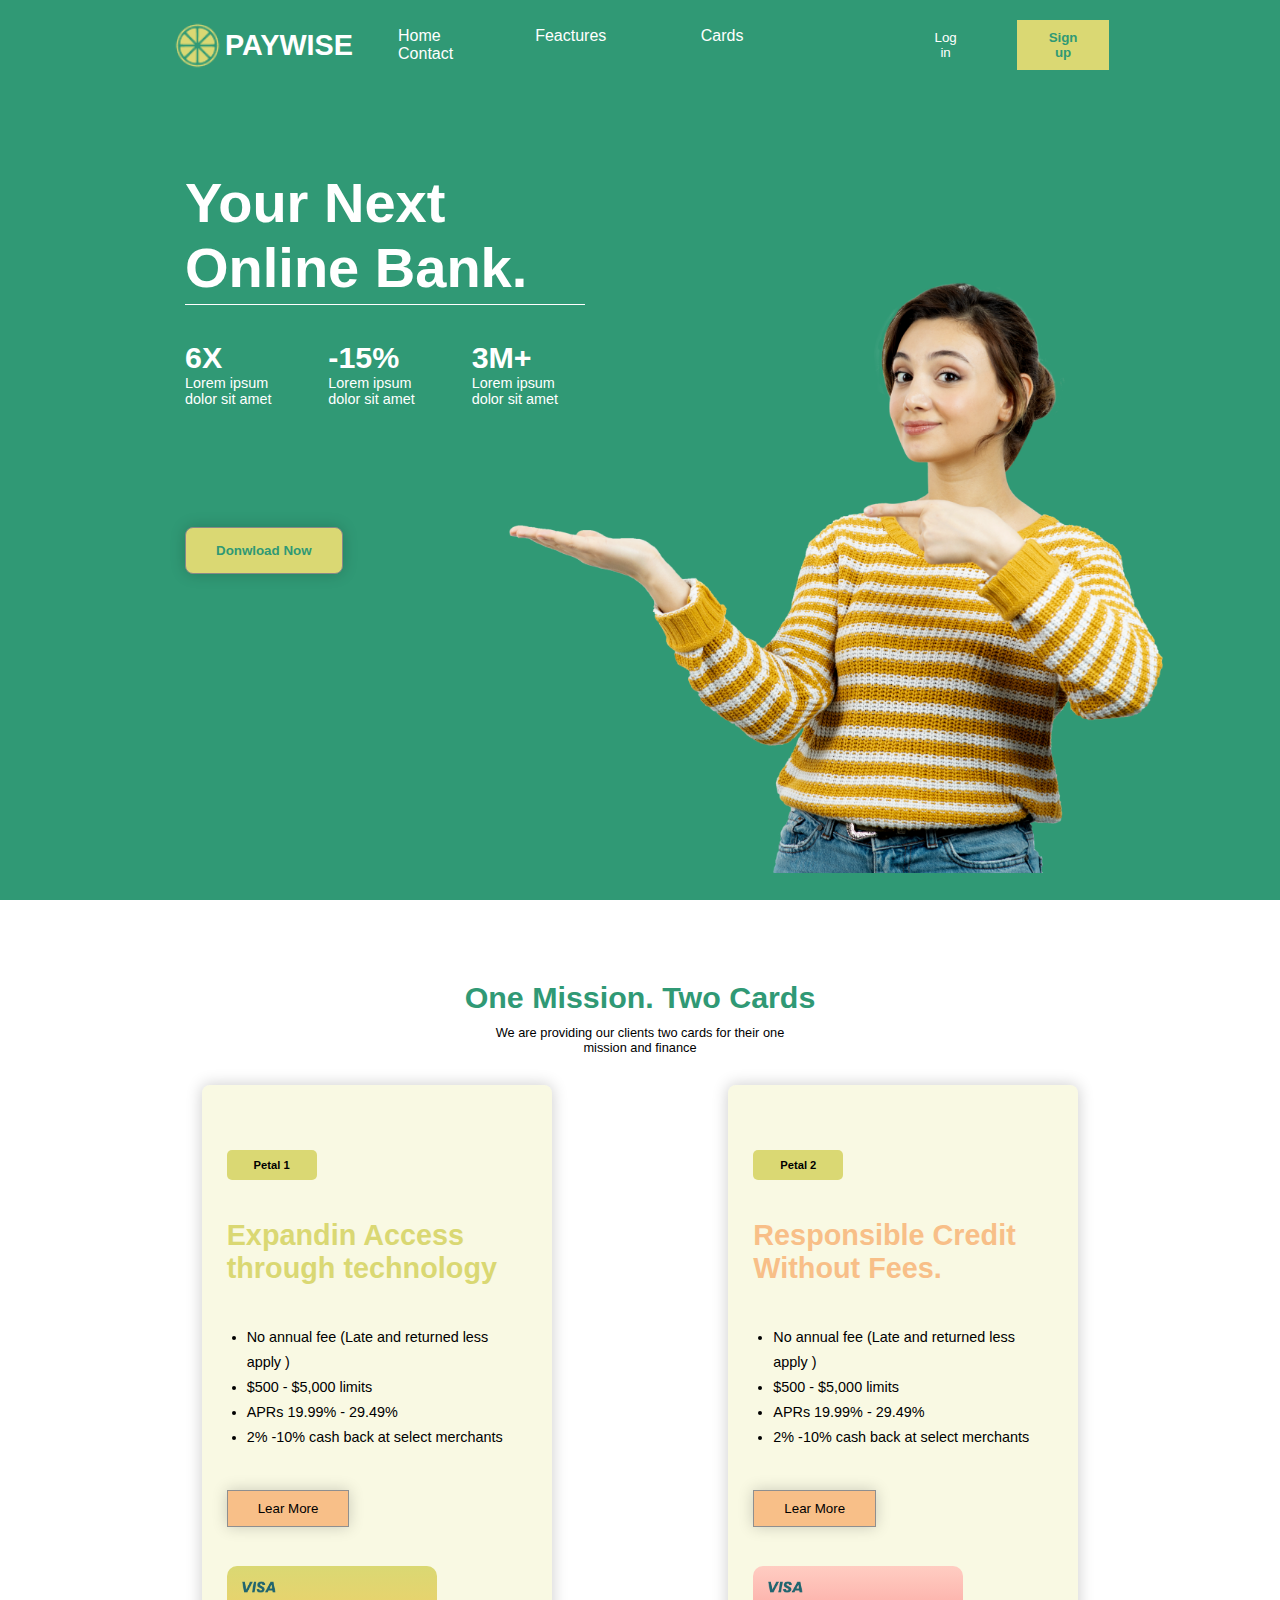
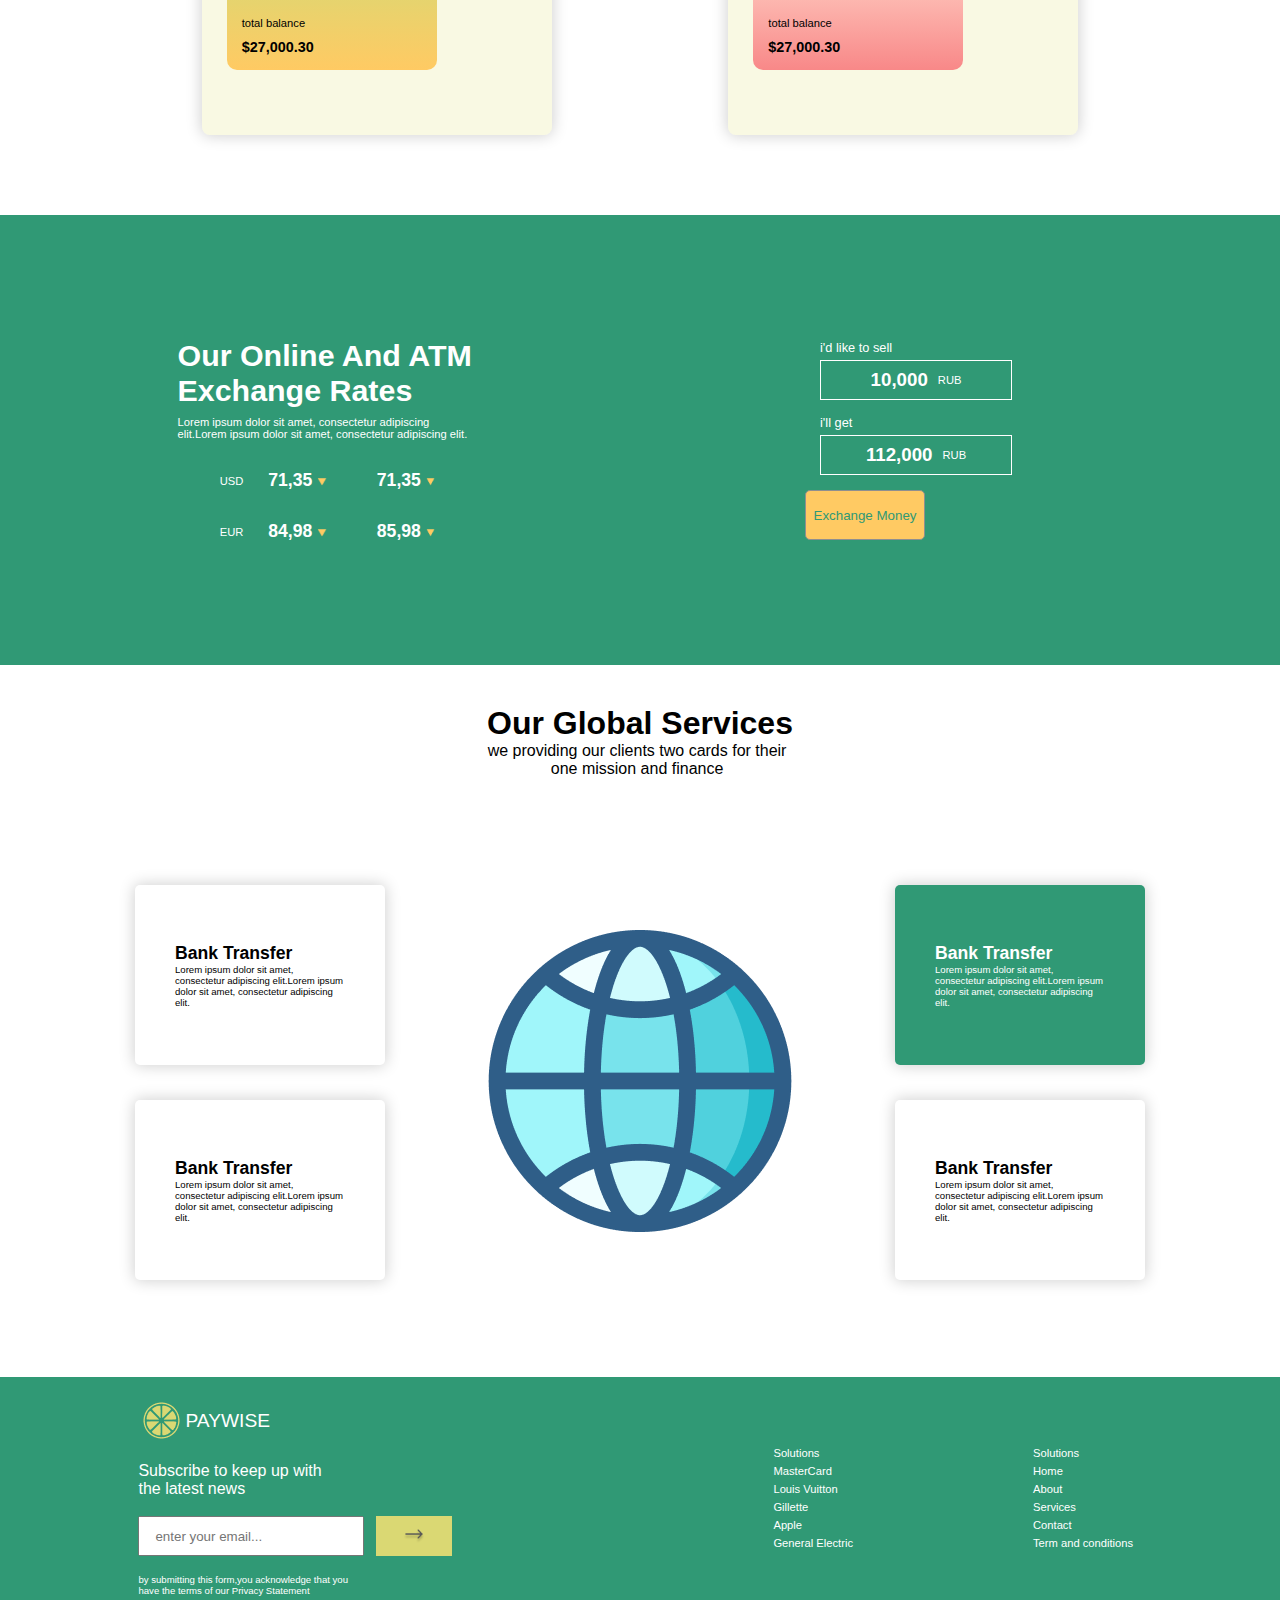
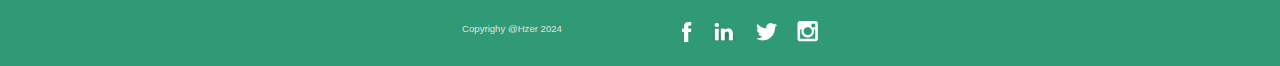
<file: pg1/index.html>
<!DOCTYPE html>
<html lang="en">

<head>
    <meta charset="UTF-8">
    <meta name="viewport" content="width=device-width, initial-scale=1.0">
    <title>FINANCE</title>
    <link rel="stylesheet" href="style.css">
    <meta name="description" content="">
    <meta name="keywords" content="">
</head>

<body>
    <header>
        <div class="logo">
            <img src="img/logo.png" alt="">
            <a href="">PAYWISE</a>
        </div>
        <div class="links">
            <ul>
                <li>Home</li>
                <li>Feactures</li>
                <li>Cards</li>
                <li>Contact</li>
            </ul>
        </div>
        <div class="buttons-account">
            <button class="log">Log in</button>
            <button class="sign">Sign up</button>
        </div>

        <div class="drawer">
            <div></div>
            <div></div>
            <div></div>
        </div>

    </header>
    <main>
        <section id="hero">
            <div class="hero-content">
                <div class="title">
                    <h1>Your Next Online Bank.</h1>
                </div>
                <div class="desc-pr">
                    <div class="pr">
                        <h3> 6X </h3>
                        <p>Lorem ipsum dolor sit amet</p>
                    </div>
                    <div class="pr">
                        <h3> -15% </h3>
                        <p>Lorem ipsum dolor sit amet</p>
                    </div>
                    <div class="pr">
                        <h3> 3M+ </h3>
                        <p>Lorem ipsum dolor sit amet</p>
                    </div>
                </div>
            </div>
            <div class="hero-download">
                <button>Donwload Now</button>
            </div>
            <div class="hero-img">
                <img src="img/hero.png" alt="">
            </div>




        </section>

        <section id="price">
            <div class="price-content">
                <h2>One Mission. Two Cards</h2>
                <p>We are providing our clients two cards for their one mission and finance</p>
            </div>
            <!-- price table 1 -->
            <div class="price-table">
                <div class="table">
                    <div class="table-head">
                        <h4>Petal 1</h4>
                    </div>
                    <div class="table-title ">
                        <h2>Expandin Access through technology</h2>
                    </div>
                    <div class="table-desc">
                        <ul>
                            <li>No annual fee (Late and returned less apply )</li>
                            <li>$500 - $5,000 limits</li>
                            <li>APRs 19.99% - 29.49%</li>
                            <li>2% -10% cash back at select merchants</li>
                        </ul>
                    </div>
                    <div class="btn-more">
                        <button>Lear More</button>
                    </div>
                    <div class="table-card card-d1">
                        <div class="card">
                            <img class="visa" src="img/Visa.png" alt="">
                            <p>total balance</p>
                            <h3>$27,000.30</h3>
                        </div>
                    </div>
                </div>
                  <!-- price table 2 -->
                <div class="table">
                    <div class="table-head">
                        <h4>Petal 2</h4>
                    </div>
                    <div class="table-title tb-2">
                        <h2>Responsible Credit
                            Without Fees.</h2>
                    </div>
                    <div class="table-desc">
                        <ul>
                            <li>No annual fee (Late and returned less apply )</li>
                            <li>$500 - $5,000 limits</li>
                            <li>APRs 19.99% - 29.49%</li>
                            <li>2% -10% cash back at select merchants</li>
                        </ul>

                    </div>
                    <div class="btn-more">
                        <button>Lear More</button>
                    </div>
                    <div class="table-card  card-d2">
                        <div class="card">
                            <img class="visa" src="img/Visa.png" alt="">
                            <p>total balance</p>
                            <h3>$27,000.30</h3>
                        </div>
                    </div>
                </div>


            </div>
 
     
        </section>


        <section id="banner-description">
            <!-- title-banner -->
            <div class="banner-content">
                <div class="title-banner">
                    <h2>Our Online And ATM
                        Exchange Rates</h2>
                    <p>Lorem ipsum dolor sit amet, consectetur adipiscing elit.Lorem ipsum dolor sit amet, consectetur
                        adipiscing elit.</p>
                </div>
                <div class="change-mo">
                    <div class="change-flex">
                        <div class="cbm">
                            <span>USD</span>
                            <h2>71,35 <span> <img class="dir-ky" src="img/dir-ky.png" alt=""></span></h2>

                        </div>
                        <div class="money-change">
                            <h2>71,35 <span> <img class="dir-ky" src="img/dir-ky.png" alt=""></span></h2>
                        </div>
                    </div>
                    <div class="change-flex">
                        <div class="cbm">
                            <span>EUR</span>
                            <h2>84,98 <span> <img class="dir-ky" src="img/dir-ky.png" alt=""></span></h2>

                        </div>
                        <div class="money-change">
                            <h2>85,98 <span> <img class="dir-ky" src="img/dir-ky.png" alt=""></span></h2>

                        </div>
                    </div>
                </div>
             
            </div>

            <div class="exchange">
                <div class="money">
                    <p>i'd like to sell</p>
                    <div class="money-content">
                        <h3>10,000</h3>
                        <span>RUB</span>
                    </div>
                </div>
                <div class="money">
                    <p>i'll get</p>
                    <div class="money-content">
                        <h3>112,000</h3>
                        <span>RUB</span>
                    </div>
                </div>

                <button>Exchange Money</button>
            </div>




        </section>


        <section id="global-service">
            <div class="service-title">
                <h2>Our Global Services</h2>
                <p>we providing our clients two cards for their one mission and finance</p>
            </div>
            <div class="services">

                <div class="service-col">
                    <div class="service-card">
                        <h3>Bank Transfer</h3>
                        <p>Lorem ipsum dolor sit amet, consectetur adipiscing elit.Lorem ipsum dolor sit amet,
                            consectetur
                            adipiscing elit.</p>
                    </div>
                    <div class="service-card">
                        <h3>Bank Transfer</h3>
                        <p>Lorem ipsum dolor sit amet, consectetur adipiscing elit.Lorem ipsum dolor sit amet,
                            consectetur
                            adipiscing elit.</p>
                    </div>
                </div>

                <div class="service-col">
                    <img src="img/global.png" alt="">
                </div>


                <div class="service-col">
                    <div class="service-card select-card">
                        <h3>Bank Transfer</h3>
                        <p>Lorem ipsum dolor sit amet, consectetur adipiscing elit.Lorem ipsum dolor sit amet,
                            consectetur
                            adipiscing elit.</p>
                    </div>
                    <div class="service-card">
                        <h3>Bank Transfer</h3>
                        <p>Lorem ipsum dolor sit amet, consectetur adipiscing elit.Lorem ipsum dolor sit amet,
                            consectetur
                            adipiscing elit.</p>
                    </div>
                </div>
            </div>




        </section>
    </main>

    <footer>
       <div class="footer-content">
        <div class="footer-col">
            <div class="logo-footer">
                <img src="img/logo.png" alt="">
                <a href="">PAYWISE</a>
            </div>

            <div class="descr-footer">
                <p>Subscribe to keep up with the latest news</p>
            </div>

            <div class="send-email">
                <input type="text" placeholder="enter your email...">
                <button type="submit"> <img src="img/arrow.png" alt=""></button>
            </div>
            <div class="content-footer">
                <p>by submitting this form,you acknowledge that you have the terms of our Privacy Statement</p>
            </div>

        </div>
       
        <div class="link-footer">
            <div class="footer-links">
                <div class="solutions">
                    <ul>
                        <li><a>Solutions</a></li>
                        <li><a>MasterCard</a></li>
                        <li><a>Louis Vuitton</a></li>
                        <li><a>Gillette</a></li>
                        <li><a>Apple</a></li>
                        <li><a>General Electric</a></li>
                    </ul>
                </div>
                <div class="solutions">
                    <ul>
                        <li><a>Solutions</a></li>
                        <li><a>Home</a></li>
                        <li><a>About</a></li>
                        <li><a>Services</a></li>
                        <li><a>Contact</a></li>
                        <li><a>Term and conditions</a></li>
                    </ul>
                </div>
            </div>

          
        </div>
       </div>
       
        <div class="conection">
            <div class="marc-footer">
                <p>Copyrighy @Hzer 2024</p>
            </div>
            <div class="social-links">
                <div class="social-img">
                    <img src="img/facebook.png" alt="">
                </div>
                <div class="social-img">
                    <img src="img/linkedin.png" alt="">
                </div>
                <div class="social-img">
                    <img src="img/twitter.png" alt="">
                </div>
                <div class="social-img">
                    <img src="img/instagram.png" alt="">
                </div>
            </div>
    
        </div>
       

    </footer>


</body>

</html>
</file>
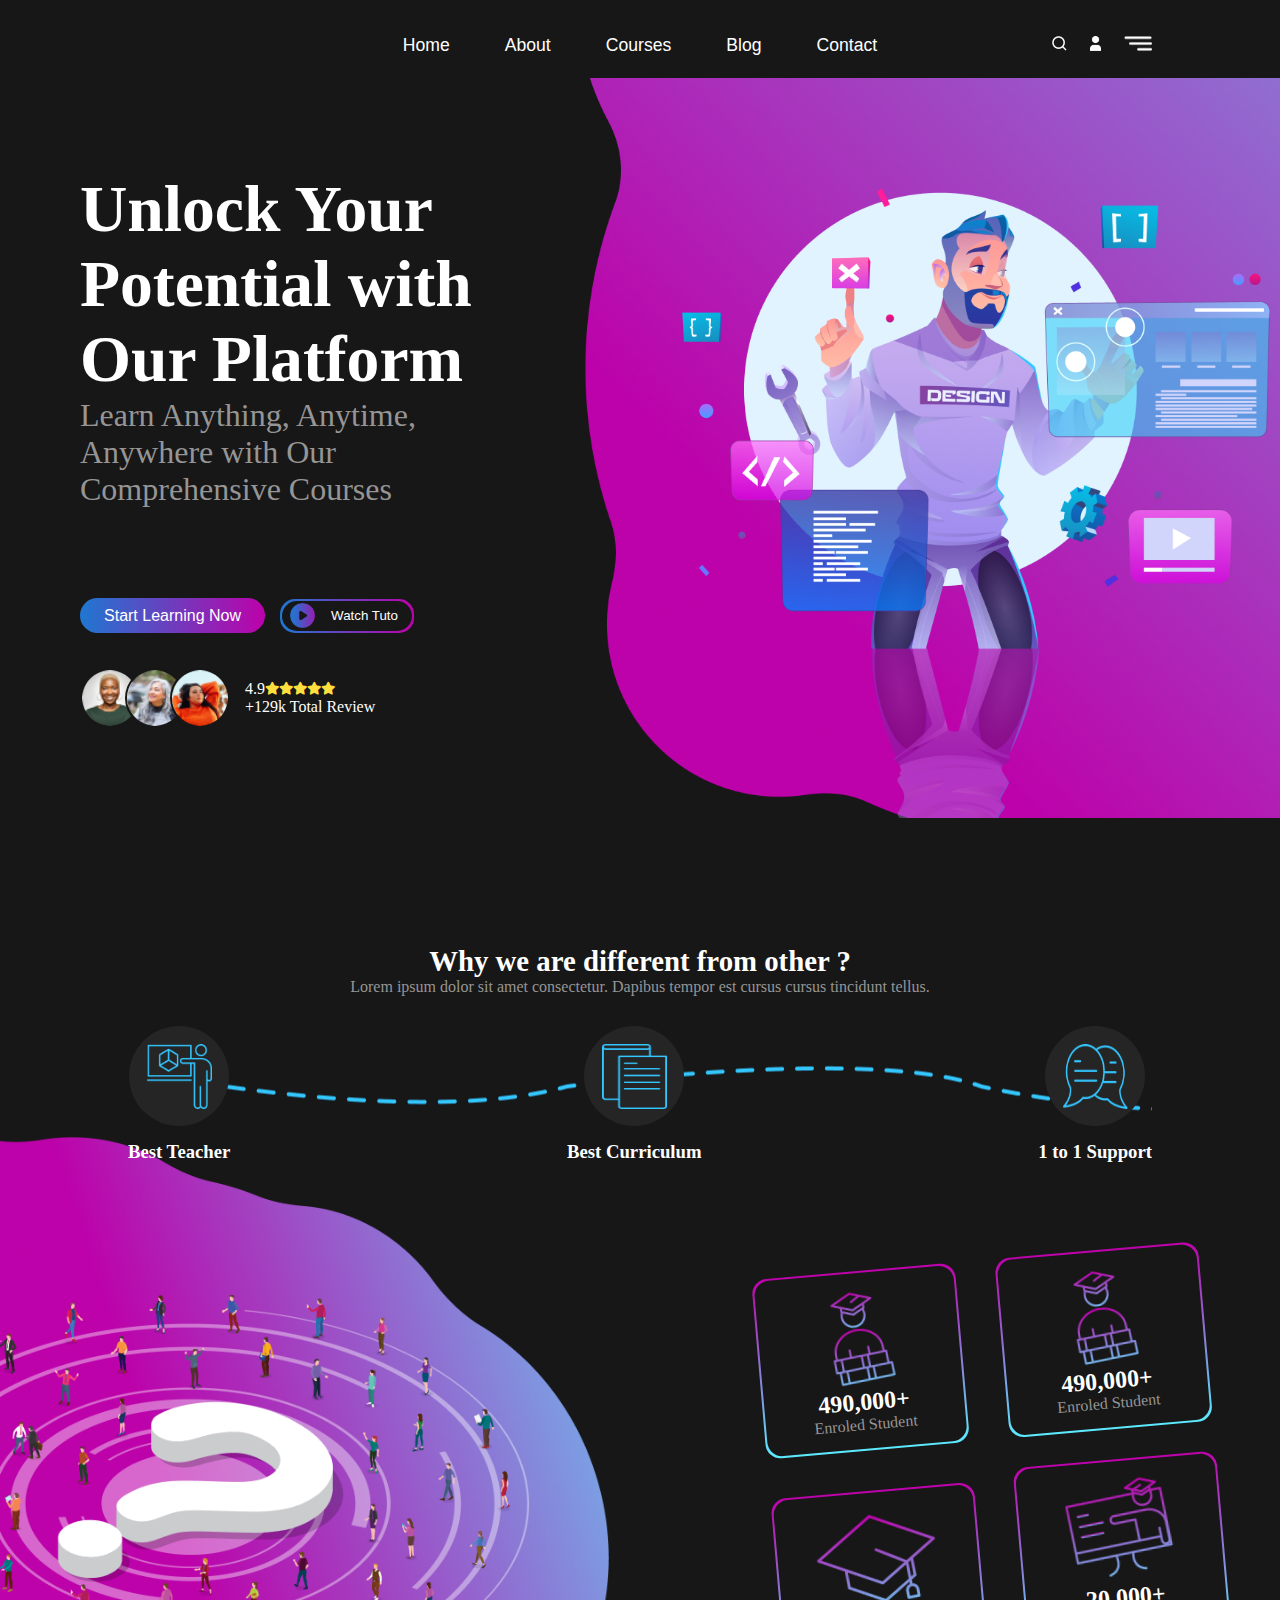
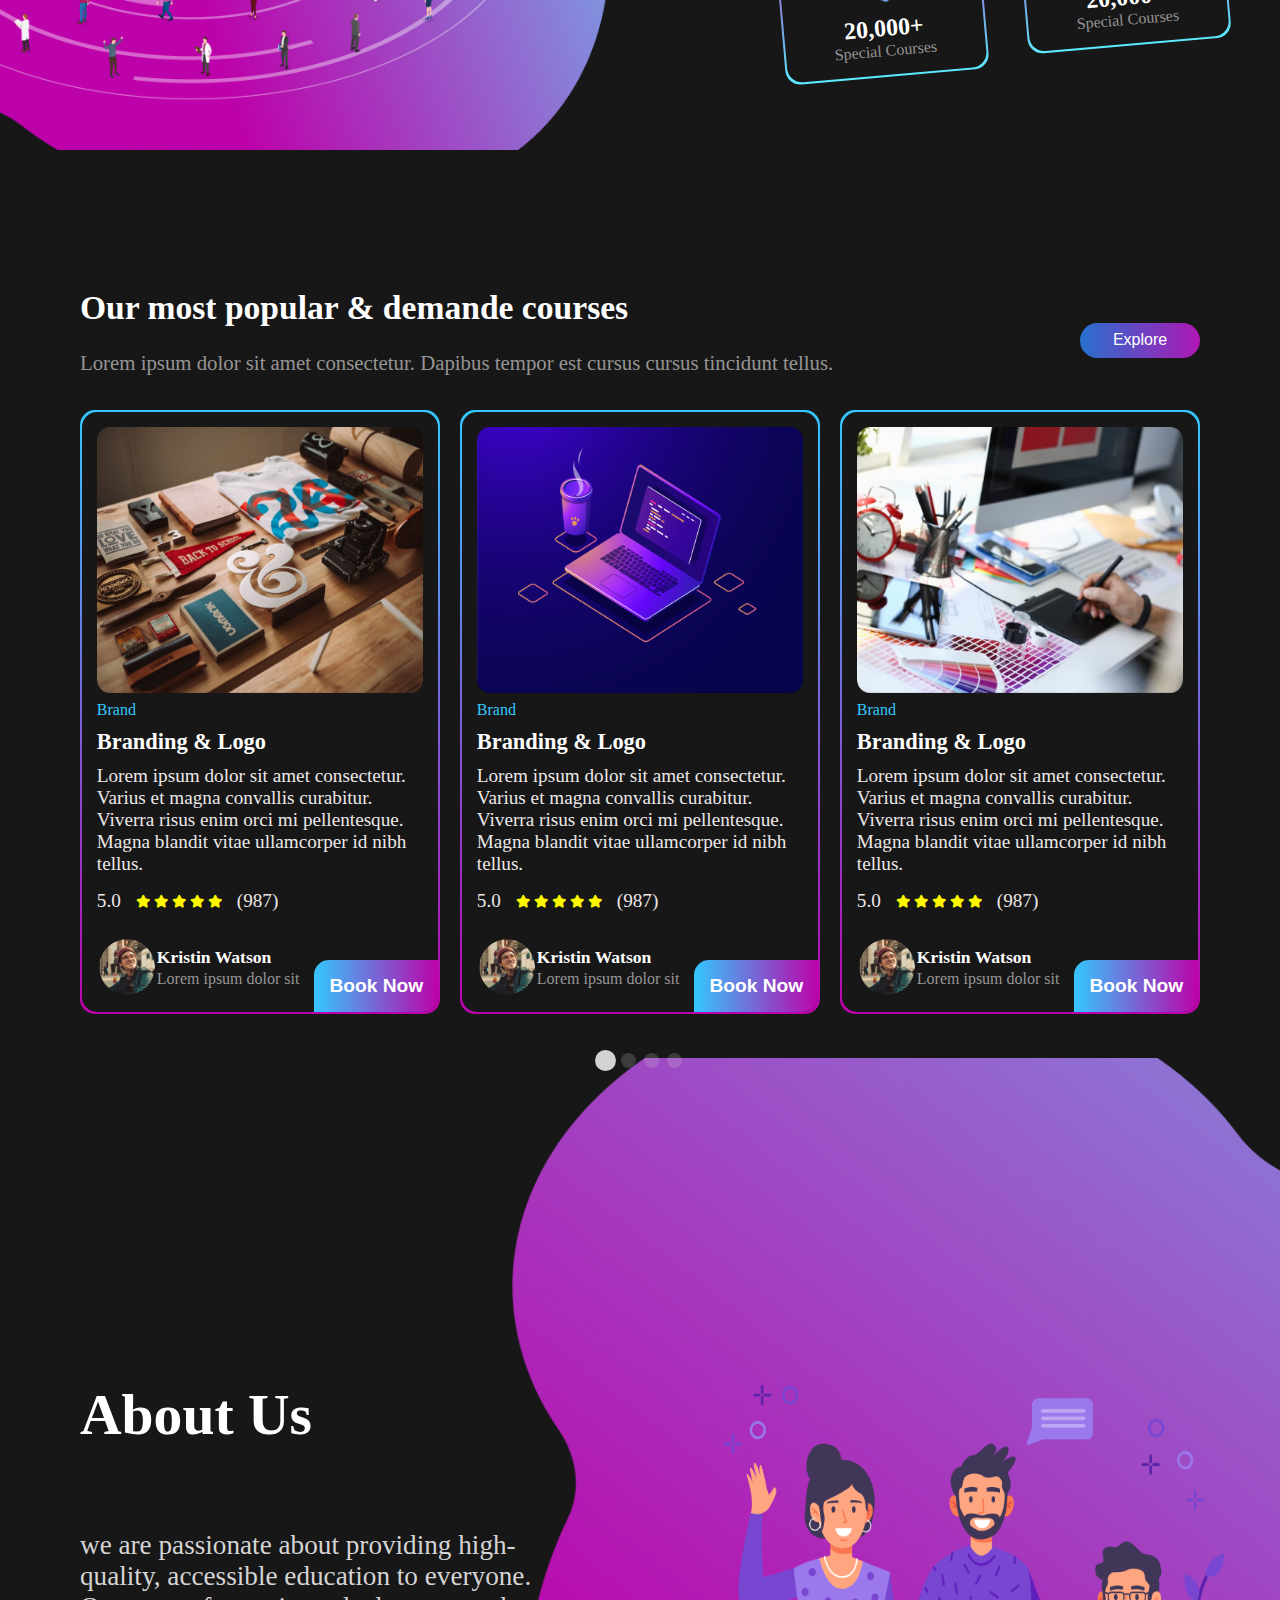
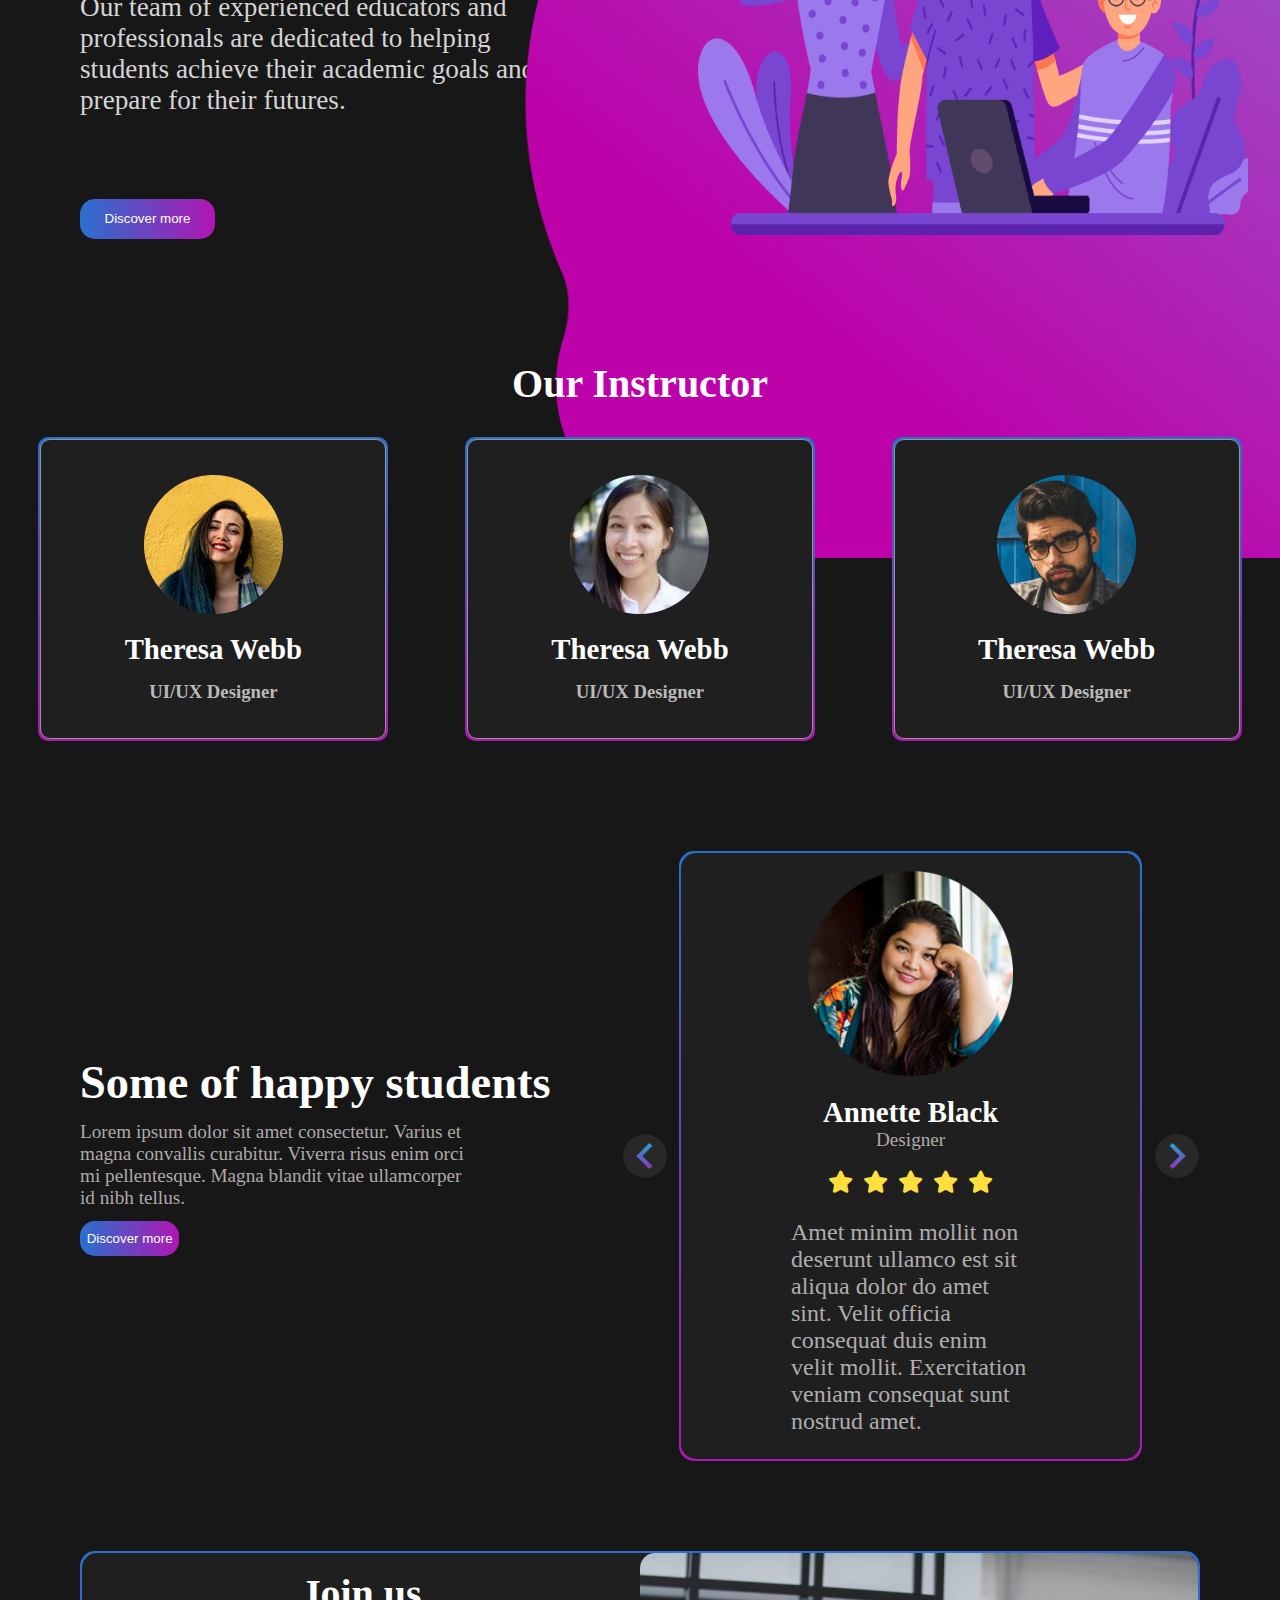
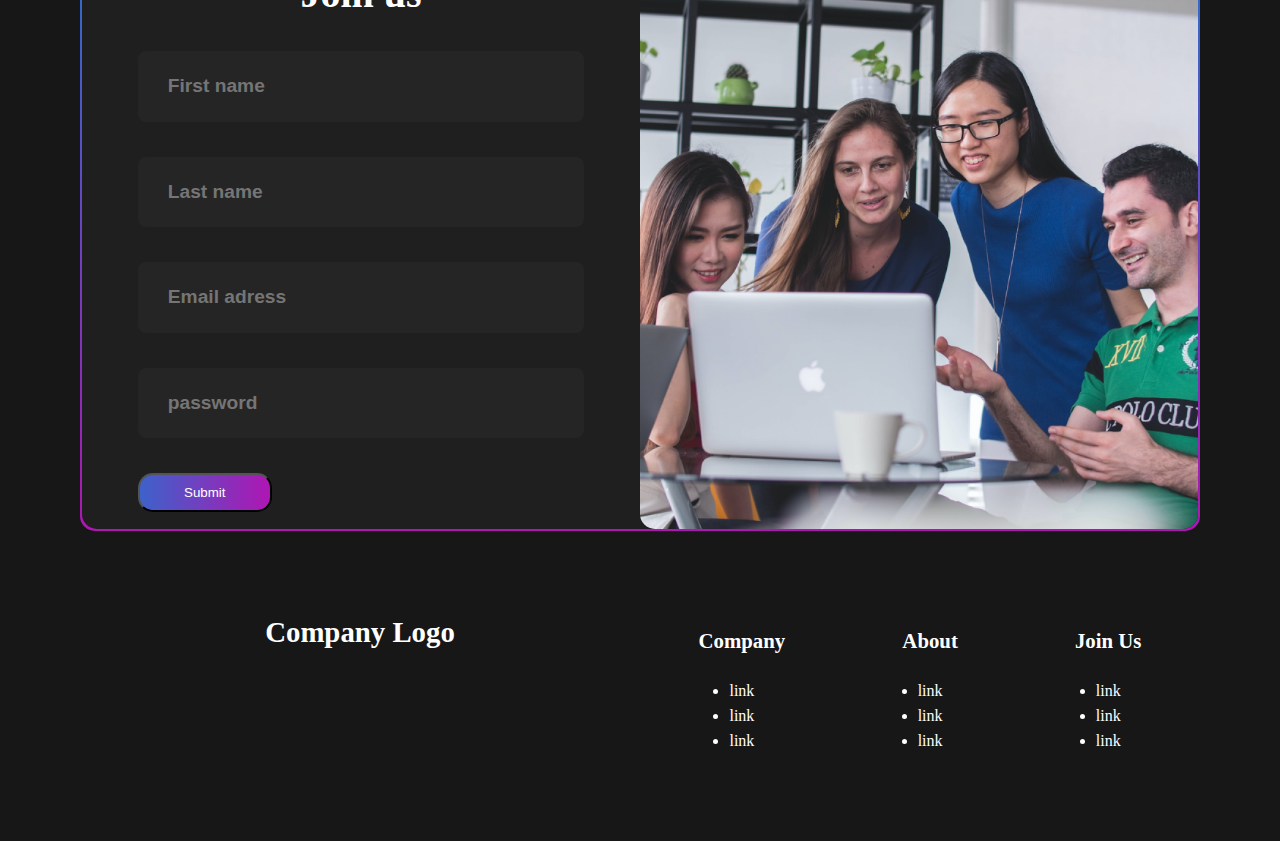
<file: pg2/index.html>
<!DOCTYPE html>
<html lang="en">

<head>
    <meta charset="UTF-8">
    <meta name="viewport" content="width=device-width, initial-scale=1.0">
    <title>Education website</title>
    <link rel="stylesheet" href="style.css">
    <link href="https://cdnjs.cloudflare.com/ajax/libs/font-awesome/6.0.0-beta3/css/all.min.css" rel="stylesheet">
    <!-- library swiper js -->
    <link rel="stylesheet" href="https://cdn.jsdelivr.net/npm/swiper@11/swiper-bundle.min.css" />
</head>

<body>
    <header>
        <ul class="links">
            <a href="">Home</a>
            <a href="">About</a>
            <a href="">Courses</a>
            <a href="">Blog</a>
            <a href="">Contact</a>
        </ul>
        <div class="icon-header">
            <a href=""><img src="img/search.png" alt=""></a>
            <a href=""><img src="img/profile.png" alt=""></a>
            <a href=""> <img src="img/nav.png" alt=""></a>
        </div>
    </header>
    <main>
        <section id="hero">
            <div class="hero-content">
                <div class="hero-title">
                    <h1>Unlock Your Potential with Our Platform</h1>
                    <p>Learn Anything, Anytime, Anywhere with Our Comprehensive Courses</p>
                </div>
                <div class="hero-view">
                    <div class="hero-btn">
                        <button class="btn-now">
                            Start Learning Now
                        </button>

                        <div class="btn-wrapper">
                            <button class="btn-video">
                                <img src="img/play.png" alt="">
                                Watch Tuto
                            </button>
                        </div>

                    </div>


                    <div class="avatar">
                        <div class="avatar-img">
                            <img src="img/avatar-hero1.png" alt="">
                            <img src="img/avatar-hero2.png" alt="">
                            <img src="img/avatar-hero3.png" alt="">
                        </div>
                        <div class="avatar-star">
                            <div class="star">
                                <span>4.9</span>
                                <i class="fas fa-star"></i>
                                <i class="fas fa-star"></i>
                                <i class="fas fa-star"></i>
                                <i class="fas fa-star"></i>
                                <i class="fas fa-star"></i>
                            </div>
                            <div class="number-avatar">
                                <p>+129k Total Review</p>
                            </div>
                        </div>
                    </div>


                </div>
            </div>
            <div class="hero-presentation">
                <div class="hero-pr">
                    <img src="img/rec.png" alt="">
                </div>
                <!-- 
                <div class="hero-img">
                    <img src="img/hero-bg.png" alt="">
                </div> -->
            </div>
        </section>
        <section id="information">

            <div class="info-title">
                <h2>Why we are different from other ?</h2>
                <p>Lorem ipsum dolor sit amet consectetur. Dapibus tempor est cursus cursus tincidunt tellus.</p>
            </div>
            <div class="line-info">
                <div class="line">
                    <img src="img/line.png" alt="">
                </div>
                <!-- icon -->


                <div class="line-icon">
                    <div class="icon-content">
                        <div class="icon">
                            <img src="img/line-icon1.png" alt="">
                        </div>
                        <div class="icon-title">
                            <h3>Best Teacher</h3>
                        </div>
                    </div>
                    <div class="icon-content">
                        <div class="icon">
                            <img src="img/line-icon2.png" alt="">
                        </div>
                        <div class="icon-title">
                            <h3>Best Curriculum</h3>
                        </div>
                    </div>

                    <div class="icon-content">
                        <div class="icon">
                            <img src="img/line-icon3.png" alt="">
                        </div>
                        <div class="icon-title">
                            <h3>1 to 1 Support</h3>
                        </div>
                    </div>

                </div>
            </div>

            <div class="bg-section">
                <img src="img/bg-section.png" alt="">
            </div>

            <div class="info-section">
                <div class="wrapper-icon">
                    <div class="icon-section">
                        <div class="icon-img">
                            <img src="img/icon-section1.png" alt="">
                        </div>
                        <div class="icon-description">
                            <h3>490,000+</h3>
                            <p>Enroled Student</p>
                        </div>
                    </div>
                </div>
                <div class="wrapper-icon">
                    <div class="icon-section">
                        <div class="icon-img">
                            <img src="img/icon-section1.png" alt="">
                        </div>
                        <div class="icon-description">
                            <h3>490,000+</h3>
                            <p>Enroled Student</p>
                        </div>
                    </div>
                </div>
                <div class="wrapper-icon">
                    <div class="icon-section">
                        <div class="icon-img">
                            <img src="img/icon-section2.png" alt="">
                        </div>
                        <div class="icon-description">
                            <h3>20,000+</h3>
                            <p>Special Courses</p>
                        </div>
                    </div>
                </div>
                <div class="wrapper-icon">
                    <div class="icon-section">
                        <div class="icon-img">
                            <img src="img/icon-section3.png" style="height: 104px;">
                        </div>
                        <div class="icon-description">
                            <h3>20,000+</h3>
                            <p>Special Courses</p>
                        </div>
                    </div>
                </div>



            </div>

        </section>
        <section id="carrucel-section">
            <div class="carrucel-content">
                <div class="carrucel-title">
                    <h2>Our most popular & demande courses</h2>
                    <p>Lorem ipsum dolor sit amet consectetur. Dapibus tempor est cursus cursus tincidunt tellus.</p>

                </div>
                <div class="carrucel-btn">
                    <button>
                        Explore
                    </button>
                </div>
            </div>
            <!-- swiper -->
            <div class="swiper swiper-one">

                <div class="swiper-wrapper">
                    <div class="swiper-slide">
                        <div class="wrapper-card">
                            <div class="card">
                                <div class="card-img">
                                    <img src="img/course1.png" alt="">
                                </div>
                                <div class="card-course">
                                    <span>Brand</span>
                                    <h3>Branding & Logo</h3>
                                    <p>Lorem ipsum dolor sit amet consectetur. Varius et magna convallis curabitur.
                                        Viverra
                                        risus
                                        enim orci mi pellentesque. Magna blandit vitae ullamcorper id nibh tellus.</p>
                                </div>
                                <div class="card-star">
                                    <div class="star">
                                        <p>5.0</p>
                                        <div class="icon-star">
                                            <i class="fas fa-star"></i>
                                            <i class="fas fa-star"></i>
                                            <i class="fas fa-star"></i>
                                            <i class="fas fa-star"></i>
                                            <i class="fas fa-star"></i>
                                        </div>

                                        <p>(987)</p>
                                    </div>
                                    <div class="card-avatar">
                                        <div class="avatar-img">
                                            <img src="img/avatar-section.png" alt="">

                                        </div>
                                        <div class="avatar-title">
                                            <h2>Kristin Watson</h2>
                                            <p>Lorem ipsum dolor sit</p>
                                        </div>
                                    </div>
                                </div>
                                <div class="card-button">
                                    <button>Book Now</button>
                                </div>
                            </div>
                        </div>
                    </div>
                    <div class="swiper-slide">
                        <div class="wrapper-card">
                            <div class="card">
                                <div class="card-img">
                                    <img src="img/course2.png" alt="">
                                </div>
                                <div class="card-course">
                                    <span>Brand</span>
                                    <h3>Branding & Logo</h3>
                                    <p>Lorem ipsum dolor sit amet consectetur. Varius et magna convallis curabitur.
                                        Viverra
                                        risus
                                        enim orci mi pellentesque. Magna blandit vitae ullamcorper id nibh tellus.</p>
                                </div>
                                <div class="card-star">
                                    <div class="star">
                                        <p>5.0</p>
                                        <div class="icon-star">
                                            <i class="fas fa-star"></i>
                                            <i class="fas fa-star"></i>
                                            <i class="fas fa-star"></i>
                                            <i class="fas fa-star"></i>
                                            <i class="fas fa-star"></i>
                                        </div>

                                        <p>(987)</p>
                                    </div>
                                    <div class="card-avatar">
                                        <div class="avatar-img">
                                            <img src="img/avatar-section.png" alt="">

                                        </div>
                                        <div class="avatar-title">
                                            <h2>Kristin Watson</h2>
                                            <p>Lorem ipsum dolor sit</p>
                                        </div>
                                    </div>
                                </div>
                                <div class="card-button">
                                    <button>Book Now</button>
                                </div>
                            </div>
                        </div>
                    </div>
                    <div class="swiper-slide">
                        <div class="wrapper-card">
                            <div class="card">
                                <div class="card-img">
                                    <img src="img/course3.png" alt="">
                                </div>
                                <div class="card-course">
                                    <span>Brand</span>
                                    <h3>Branding & Logo</h3>
                                    <p>Lorem ipsum dolor sit amet consectetur. Varius et magna convallis curabitur.
                                        Viverra
                                        risus
                                        enim orci mi pellentesque. Magna blandit vitae ullamcorper id nibh tellus.</p>
                                </div>
                                <div class="card-star">
                                    <div class="star">
                                        <p>5.0</p>
                                        <div class="icon-star">
                                            <i class="fas fa-star"></i>
                                            <i class="fas fa-star"></i>
                                            <i class="fas fa-star"></i>
                                            <i class="fas fa-star"></i>
                                            <i class="fas fa-star"></i>
                                        </div>

                                        <p>(987)</p>
                                    </div>
                                    <div class="card-avatar">
                                        <div class="avatar-img">
                                            <img src="img/avatar-section.png" alt="">

                                        </div>
                                        <div class="avatar-title">
                                            <h2>Kristin Watson</h2>
                                            <p>Lorem ipsum dolor sit</p>
                                        </div>
                                    </div>
                                </div>
                                <div class="card-button">
                                    <button>Book Now</button>
                                </div>
                            </div>
                        </div>
                    </div>
                    <div class="swiper-slide">
                        <div class="wrapper-card">
                            <div class="card">
                                <div class="card-img">
                                    <img src="img/course2.png" alt="">
                                </div>
                                <div class="card-course">
                                    <span>Brand</span>
                                    <h3>Branding & Logo</h3>
                                    <p>Lorem ipsum dolor sit amet consectetur. Varius et magna convallis curabitur.
                                        Viverra
                                        risus
                                        enim orci mi pellentesque. Magna blandit vitae ullamcorper id nibh tellus.</p>
                                </div>
                                <div class="card-star">
                                    <div class="star">
                                        <p>5.0</p>
                                        <div class="icon-star">
                                            <i class="fas fa-star"></i>
                                            <i class="fas fa-star"></i>
                                            <i class="fas fa-star"></i>
                                            <i class="fas fa-star"></i>
                                            <i class="fas fa-star"></i>
                                        </div>

                                        <p>(987)</p>
                                    </div>
                                    <div class="card-avatar">
                                        <div class="avatar-img">
                                            <img src="img/avatar-section.png" alt="">

                                        </div>
                                        <div class="avatar-title">
                                            <h2>Kristin Watson</h2>
                                            <p>Lorem ipsum dolor sit</p>
                                        </div>
                                    </div>
                                </div>
                                <div class="card-button">
                                    <button>Book Now</button>
                                </div>
                            </div>
                        </div>
                    </div>
                </div>
                <div class="swiper-pagination"></div>



            </div>

            </div>
        </section>
        <section id="about">
            <div class="about-content">
                <div class="about-title">
                    <h2>About Us</h2>
                </div>
                <div class="about-description">
                    <p>we are passionate about providing high-quality, accessible education to everyone. Our team of
                        experienced educators and professionals are dedicated to helping students achieve their academic
                        goals and prepare for their futures.</p>
                </div>
                <div class="btn-about">
                    <button>
                        Discover more
                    </button>
                </div>
            </div>
            <div class="about-bg">
                <img src="img/rec-bg.png" alt="">
                <div class="about-img">
                    <img src="img/about-bg.png" alt="">
                </div>
            </div>

        </section>
        <section id="instructor">
            <div class="instructor-title">
                <h2>Our Instructor</h2>
            </div>
            <div class="instructor-card">
                <div class="wrapper-cd">
                    <div class="cd-ist">
                        <div class="cd-img">
                            <img src="img/instructor1.png" alt="">
                        </div>
                        <div class="cd-title">
                            <h3>Theresa Webb</h3>
                        </div>
                        <div class="cd-rol">
                            <h3>UI/UX Designer</h3>
                        </div>
                    </div>
                </div>
                <div class="wrapper-cd">
                    <div class="cd-ist">
                        <div class="cd-img">
                            <img src="img/instructor2.png" alt="">
                        </div>
                        <div class="cd-title">
                            <h3>Theresa Webb</h3>
                        </div>
                        <div class="cd-rol">
                            <h3>UI/UX Designer</h3>
                        </div>
                    </div>
                </div>
                <div class="wrapper-cd">
                    <div class="cd-ist">
                        <div class="cd-img">
                            <img src="img/instructor3.png" alt="">
                        </div>
                        <div class="cd-title">
                            <h3>Theresa Webb</h3>
                        </div>
                        <div class="cd-rol">
                            <h3>UI/UX Designer</h3>
                        </div>
                    </div>
                </div>


            </div>


        </section>
        <section id="testimonial">
            <div class="testimonial-content">
                <h2>Some of happy students</h2>
                <p>Lorem ipsum dolor sit amet consectetur. Varius et magna convallis curabitur. Viverra risus enim orci
                    mi pellentesque. Magna blandit vitae ullamcorper id nibh tellus.</p>
                <button>Discover more</button>
            </div>

            <!-- swiper -->
            <div class="swiper swiper-two">
                <div class="swiper-wrapper carrucel-two">
                    <div class="swiper-slide">
                        <div class="wrapper-testimonial">
                            <div class="testimonial-card">
                                <div class="cd-head">
                                    <div class="testimonial-img">
                                        <img src="img/testimonial.png" alt="">
                                    </div>
                                    <div class="cd-title">
                                        <h3>Annette Black</h3>
                                        <p>Designer</p>
                                    </div>
                                    <div class="testimonial-star">
                                        <i class="fas fa-star"></i>
                                        <i class="fas fa-star"></i>
                                        <i class="fas fa-star"></i>
                                        <i class="fas fa-star"></i>
                                        <i class="fas fa-star"></i>
                                    </div>
                                </div>
                                <div class="cd-description">
                                    <p>Amet minim mollit non deserunt ullamco est sit aliqua dolor do amet sint. Velit
                                        officia
                                        consequat
                                        duis enim velit mollit. Exercitation veniam consequat sunt nostrud amet.</p>
                                </div>
                            </div>
                        </div>
                    </div>
                    <div class="swiper-slide">
                        <div class="wrapper-testimonial">
                            <div class="testimonial-card">
                                <div class="cd-head">
                                    <div class="testimonial-img">
                                        <img src="img/instructor2.png" alt="">
                                    </div>
                                    <div class="cd-title">
                                        <h3>Annette Black</h3>
                                        <p>Designer</p>
                                    </div>
                                    <div class="testimonial-star">
                                        <i class="fas fa-star"></i>
                                        <i class="fas fa-star"></i>
                                        <i class="fas fa-star"></i>
                                        <i class="fas fa-star"></i>
                                        <i class="fas fa-star"></i>
                                    </div>
                                </div>
                                <div class="cd-description">
                                    <p>Amet minim mollit non deserunt ullamco est sit aliqua dolor do amet sint. Velit
                                        officia
                                        consequat
                                        duis enim velit mollit. Exercitation veniam consequat sunt nostrud amet.</p>
                                </div>
                            </div>
                        </div>

                    </div>
                </div>

                <!-- If we need navigation buttons -->
                <div class="swiper-button-prev">
                        <div class="wrapper-btn">
                           
                        </div>
                        <img src="img/arrow.png" alt="">
                
         
                </div>
                <div class="swiper-button-next">
               
                    <div class="wrapper-btn">
                       
                    </div>
                    <img src="img/arrow.png" alt="">
                </div>


            </div>




        </section>
        <section id="contact">
            <div class="wrapper-contact">
                <div class="contact-form">
                    <form action="">
                        <h2>Join us</h2>
                        <div class="container-input">
                            <input type="text" placeholder="First name">
                            <input type="text" placeholder="Last name">
                            <input type="email" placeholder="Email adress">
                            <input type="password" placeholder="password">
                            <button type="submit">Submit</button>
                        </div>

                    </form>

                    <div class="contact-img">
                        <img src="img/form.png" alt="">
                    </div>
                </div>
            </div>

        </section>
    </main>
    <footer>
        <div class="footer-logo">
            <h2>Company Logo</h2>
        </div>
        <div class="footer-links">
            <div class="fot-link">
                <h3>Company</h3>
                <ul>
                    <li>link</li>
                    <li>link</li>
                    <li>link</li>
                </ul>
            </div>
            <div class="fot-link">
                <h3>About</h3>
                <ul>
                    <li>link</li>
                    <li>link</li>
                    <li>link</li>
                </ul>
            </div>
            <div class="fot-link">
                <h3>Join Us</h3>
                <ul>
                    <li>link</li>
                    <li>link</li>
                    <li>link</li>
                </ul>
            </div>
        </div>
    </footer>

    <!-- swiper js -->
    <script src="https://cdn.jsdelivr.net/npm/swiper@11/swiper-bundle.min.js"></script>
    <!-- script page -->
    <script src="script.js"></script>
</body>

</html>
</file>
<file: pg1/style.css>
/* CSS GENERALES */

* {
    box-sizing: border-box;
    padding: 0;
    margin: 0;
    /* list-style: none; */
    text-decoration: none;
    color: #000;
    font-family: 'Segoe UI', Tahoma, Geneva, Verdana, sans-serif;
}

header {
    width: 100%;
    height: 10vh;
    background-color: bisque;
    display: flex;
    align-items: center;
    position: relative;
    background-color: #309975;
    justify-content: space-between;
    padding: 0px 40px;
}

body {
    margin: 0;
    padding: 0;
    overflow-x: hidden;
    /* Evita desplazamiento horizontal */
}



span {
    color: #FFFFFF;
    font-size: 0.7rem;
}


footer {
    width: 100%;
    display: flex;
    flex-direction: column;
    padding: 40px;
    justify-content: center;
    align-items: center;
    background-color: #309975;
    gap: 5px;
}

/***** mobile first *****/

/* HEADER */

.logo {
    display: flex;
    justify-content: center;
    align-items: center;
}

.logo img {
    height: 55px;
}

.logo a {
    color: #FFFFFF;
    font-size: 1.8rem;
    font-weight: 600;
}

.links ul li {
    display: none;

}

.buttons-account {

    display: flex;
    gap: 30px;
}

.buttons-account button {
    display: none;
    padding: 10px 25px;


}

.log {
    background-color: #ffffff00;
    border: none;
    cursor: pointer;
}

.sign {
    background-color: #DAD873;
    border: 1px solid #309975;
    cursor: pointer;
}

.drawer div {
    height: 5px;
    width: 30px;
    background-color: #FFFFFF;
    margin: 5px;

}

.drawer {
    cursor: pointer;
}

@media (min-width: 960px) {
    header {
        padding: 0 170px;
    }

    .buttons-account button,
    .links ul li {
        display: block;

    }

    .log,
    .links ul li {
        color: #ffffff;
    }

    .links ul li {

        display: inline;
        padding: 0 10px;
        margin: 0 35px;
        cursor: pointer;
    }

    .sign {
        color: #309975;
        font-weight: bold;
    }


    .drawer {
        display: none;
    }



}

/* HERO */


#hero {
    display: flex;
    justify-content: center;
    align-items: center;
    flex-direction: column;
    background-color: #309975;
    height: 90vh;
    position: relative;
    width: 100%;
    gap: 60px;
    overflow: hidden;

}

.hero-content {
    display: flex;
    flex-direction: column;
    gap: 40px;
}

.title {
    max-width: 300px;
    z-index: 1;
}

.title h1 {
    position: relative;
    color: #FFFFFF;
    font-size: 2.9rem;

}

.title h1::after {
    content: "";
    position: absolute;
    left: 0;
    width: 100%;
    height: 1px;
    background-color: #FFFFFF;
    bottom: -5px;

}



.hero-img img {
    position: absolute;
    left: 55%;
    top: 75%;
    transform: translate(-50%, -50%);
    height: 280px;

}

.desc-pr {
    display: flex;
    max-width: 300px;
    justify-content: center;
    align-items: center;
    gap: 30px;
    z-index: 2;
}

.pr h3 {
    color: #FFFFFF;
    font-size: 1.4rem;

}

.pr p {
    font-size: 0.6rem;
    color: #FFFFFF;
}

.hero-download {
    z-index: 3;
}

.hero-download button {
    color: #309975;
    font-weight: bold;
    background-color: #DAD873;
    border: 1px solid #888888;
    border-radius: 8px;
    box-shadow: 0px 0px 15px 0.2px #0000002f;
    padding: 15px;
    cursor: pointer;
}


@media (min-width: 960px) {

    #hero {

        justify-content: flex-start;
        align-items: flex-start;
        padding: 80px 185px;
        gap: 120px;
    }

    .title h1 {

        font-size: 3.5rem;

    }

    .title {
        max-width: 400px;


    }

    .desc-pr {

        max-width: 400px;

    }

    .pr h3 {

        font-size: 1.9rem;

    }

    .pr p {
        font-size: 0.9rem;
        color: #FFFFFF;
    }


    .hero-img img {
        position: absolute;
        left: 65%;
        transform: translate(-60%, -75%);
        height: 700px;

    }

    .hero-download button {

        padding: 15px 30px;

    }

}


/* PRICE */

#price {
    display: flex;
    flex-direction: column;
    gap: 30PX;
    padding: 40PX;

}

.price-content {
    max-width: 600px;
    text-align: center;
    margin: 0 auto;
}

.price-content h2 {
    font-size: 1.9rem;
    color: #309975;
    margin-bottom: 10px;


}

.price-content p {
    font-size: 0.8rem;
    max-width: 300px;
    margin: 0 auto;

}


.price-table {
    display: flex;
    flex-direction: column;
    gap: 30px;

}

.table {
    display: flex;
    flex-direction: column;
    gap: 20px;
    background-color: #efeeb460;
    padding: 25px;
    box-shadow: 0px 0px 15px 0.2px #0000002f;
    border-radius: 8px;
}

.table-head {
    display: flex;
    justify-content: center;
    align-items: center;
    width: 20%;
    background-color: #DAD873;
    height: 30px;
    border-radius: 5px;
}

.table-head h4 {
    font-size: 0.7rem;
}


.table-title h2 {
    color: #DAD873;
}

.tb-2 h2 {
    color: #F8BF88;
}


.table-desc {
    line-height: 25px;
    font-size: 0.7rem;
    padding: 0 20px;
}

.btn-more button {
    background-color: #F8BF88;
    padding: 5px 15px;
    border: 1px solid #8f8f8f;
    box-shadow: 0px 0px 15px 0.2px #0000002f;
    cursor: pointer;
}

.table-card {
    padding: 15px;
    width: 50%;
    border-radius: 10px;
    margin-top: 30px;
}


.card img {
    height: 12px;
    margin-bottom: 20px;
}

.card p {
    font-size: 0.7rem;
    margin-bottom: 10px;

}

.card h3 {
    font-size: 0.9rem;
}

.card-d1 {
    background: linear-gradient(to bottom, #DAD873 0%, #FFCA63 100%);
}

.card-d2 {
    background: linear-gradient(to bottom, #FFCDC2 0%, #F88888 100%);
}

@media (min-width: 960px) {

    #price {
        width: 100%;
        max-width: 1200px;
        margin: 0 auto;
        padding: 80px 15px;
    }

    .price-table {

        flex-direction: row;
        justify-content: space-evenly;
        align-items: center;

    }

    .table {
        width: 350px;
        height: 650px;
        justify-content: space-evenly;
        gap: 0px;
    }


    .table-head {

        width: 30%;

    }

    .table-title {
        max-width: 300px;
    }


    .table-title h2 {

        font-size: 1.8rem;
    }




    .table-desc {

        font-size: 0.9rem;

    }

    .btn-more button {

        padding: 10px 30px;

    }

    .table-card {

        width: 70%;
        margin-top: 0;

    }




    .card p {
        font-size: 0.7rem;
        margin-bottom: 10px;

    }

}

/* BANNER DESCRIPTION */


#banner-description {
    background-color: #309975;
    padding: 40px;
    display: flex;
    flex-direction: column;
    gap: 25px;
}

.title-banner {
    display: flex;
    flex-direction: column;
    gap: 8px;
}

.title-banner h2 {
    font-size: 1.2rem;
    color: #FFFFFF;
}

.title-banner p {
    font-size: 0.7rem;
    color: #FFFFFF;
}

.change-mo {
    margin-top: 30px;
}

.change-flex {
    display: flex;
    align-items: center;
    justify-content: center;
    gap: 50px;

}

.cbm {
    display: flex;
    align-items: center;
    justify-content: center;
    gap: 25px;

}

.cbm h2 {
    font-size: 1.1rem;
    color: #FFFFFF;


}

.cbm img {
    height: 8px;
}

.money-change {
    display: flex;
    align-items: center;
    justify-content: center;
}

.money-change h2 {
    font-size: 1.1rem;
    color: #FFFFFF;

}

.money-change img {
    height: 8px;
}

.exchange {
    display: flex;
    flex-direction: column;
    gap: 15px;
}

.money {
    display: flex;
    flex-direction: column;
    gap: 5px;
}

.money p {
    color: #FFFFFF;
    font-size: 0.8rem;
}

.money-content {
    display: flex;
    justify-content: center;
    align-items: center;
    border: 1px solid #FFFFFF;
    width: 40%;
    height: 40px;
    gap: 10px;
}

.money-content h3 {
    color: #FFFFFF;
}

.exchange button {
    width: 30%;
    height: 50px;
    color: #309975;
    background-color: #FFCA63;
    border: 1px solid #8f8f8f;
    border-radius: 5px;
    cursor: pointer;
}


@media (min-width: 960px) {
    #banner-description {
        width: 100%;
        height: 450px;
        justify-content: space-evenly;
        align-items: center;
        flex-direction: row;

        position: relative;




    }

    .title-banner {
        max-width: 400px;
        display: flex;
        flex-direction: column;
        gap: 8px;
    }

    .title-banner h2 {
        font-size: 1.9rem;

    }

    .title-banner {
        max-width: 300px;
    }

    .title-banner p {
        font-size: 0.7rem;

    }

    .banner-content {
        max-width: 1200px;
        margin: 0 auto;
        padding: 80px 15px;
    }


    .change-flex {

        margin-top: 30px;
    }



    .exchange {
        display: flex;
        width: 50%;
        flex-direction: column;

        align-items: center;
        gap: 15px;


    }

    .money {
        width: 40%;
        flex-direction: column;
        gap: 5px;
    }

    .money p {
        color: #FFFFFF;
        font-size: 0.8rem;
    }

    .money-content {


        border: 1px solid #FFFFFF;
        width: 80%;
        height: 40px;
        gap: 10px;
    }

    .money-content h3 {
        color: #FFFFFF;
    }

    .exchange button {
        width: 20%;
        margin-right: 150px;
    }
}

/* GLOBAL SERVICE */


#global-service {

    display: flex;
    justify-content: center;
    align-items: center;
    flex-direction: column;
    padding: 40px;

}

.service-col img {
    width: 100%;
}

.service-title {
    text-align: center;
    max-width: 600px;

}

.service-title h2 {
    font-size: 1.8rem;

}

.service-title p {
    font-size: 0.9rem;
    max-width: 300px;
    margin-bottom: 50px;
}

.services {
    display: flex;
    flex-direction: column;
    justify-content: center;
    align-items: center;

}



.service-col {
    display: flex;
    flex-direction: column;
    gap: 35px;

}

.service-card {
    border-radius: 5px;
    box-shadow: 0px 0px 15px 1px #0000002f;
    padding: 15px;
    height: 120px;
    display: flex;
    flex-direction: column;
    justify-content: center;
}

.service-card h3 {
    font-size: 1.1rem;
}

.service-card p {
    font-size: 0.6rem;
}

.select-card {
    background-color: #309975;
}

.select-card h3,
.select-card p {
    color: #ffffff;
}



@media (min-width: 960px) {

    .services {
        display: flex;
        flex-direction: row;
        justify-content: center;
        align-items: center;

    }


    .service-title h2 {
        font-size: 2rem;

    }

    .service-title p {
        font-size: 1rem;
        max-width: 300px;
        margin-bottom: 50px;
    }




    .service-col {
        display: flex;
        flex-direction: column;
        gap: 35px;

    }

    .service-card {

        padding: 40px;
        height: 180px;
        width: 250px;

    }






}


/* FOOTER */


.logo-footer {
    display: flex;
    align-items: center;
}

.logo-footer a {
    font-size: 1.8rem;
    color: #FFFFFF;
}

.descr-footer {
    width: 100%;
}

.descr-footer p {
    width: 50%;
    color: #FFFFFF;
}

.send-email {
    display: flex;
    gap: 12px;
    width: 100%;
}

.send-email input {
    width: 60%;
    height: 40px;
    padding: 15px;
}

.send-email button {
    width: 15%;
    height: 40px;
    display: flex;
    justify-content: center;
    align-items: center;
    background-color: #DAD873;
    border: none;
    cursor: pointer;

}

.send-email button img {
    height: 15px;
}

.footer-col {
    width: 100%;
    display: flex;
    flex-direction: column;
    gap: 18px;
}

.content-footer {
    width: 60%;
}

.content-footer p {
    color: #FFFFFF;
    font-size: 0.6rem;
}


.marc-footer p {
    font-size: 0.7rem;
    color: #e3e3e3;
    margin-top: 10px;
}

.link-footer {
    width: 100%;

}

.footer-links {
    display: flex;
    justify-content: space-between;
    align-items: center;
    padding: 5px;


}

.footer-links ul li {
    list-style: none;


}

.footer-links ul li a {
    color: #FFFFFF;
    font-size: 0.7rem;
}

.social-links {
    margin-top: 20px;
    display: flex;
    justify-content: center;
    align-items: center;
    gap: 20px;
}

/* MEDIA QUERY */


@media (min-width: 960px) {

    footer {

        padding: 20px 10px;
        

    }

    .footer-content {
        display: flex;
        justify-content: space-between;
        align-items: center;
        gap: 250px;
    }

    .logo-footer a {
        font-size: 1.2rem;

    }

    .descr-footer p {
        width: 50%;

    }

    .send-email {
        display: flex;
        gap: 12px;
        width: 100%;
    }

    .send-email input {
        width: 60%;
        height: 40px;
        padding: 15px;
    }

    .send-email button {
        width: 20%;


    }

    .conection {
        display: flex;
        justify-content: center;
        gap: 20px;
        align-items: center;
    }


    .marc-footer {
        width: 60%;
        display: flex;
        flex-direction: column;
        align-items: center;
    }

    .marc-footer p {
        font-size: 0.6rem;
        color: #e3e3e3;
        margin-top: 10px;
    }

    .link-footer {
        width: 100%;

    }

    .footer-links {
        display: flex;
        justify-content: center;
        align-items: center;
        gap: 180px;


    }

    .footer-links ul li {
        list-style: none;


    }

    .footer-links ul li a {
        color: #FFFFFF;
        font-size: 0.7rem;
    }

    .social-links {
        margin-left: 100px;
        display: flex;
        justify-content: center;
        align-items: center;
  
    }




}
</file>
<file: pg2/style.css>
/* CSS GENERAL */

* {
    box-sizing: border-box;
    margin: 0;
    padding: 0;
    text-decoration: none;
    color: #FFF;
}

body {
    background-color: #171717;
}

header {
    position: absolute;
    top: 0;
    display: flex;
    justify-content: center;
    align-items: center;
    height: 10vh;
    width: 100%;
    z-index: 50;
    font-family: 'Segoe UI', Tahoma, Geneva, Verdana, sans-serif;
    font-size: 1.1rem;
}


/* HEADER */
.links {
    display: flex;
    gap: 25px;

}

.links a {
    padding: 0 15px;
    cursor: pointer;
}

.icon-header {
    position: absolute;
    right: 10%;
    width: 100px;
    display: flex;
    justify-content: space-between;
}

.icon-header a img {
    height: 15px;

}



/* HERO */

#hero {
    position: relative;
    display: flex;
    justify-content: space-between;
    align-items: center;
    padding: 80px;
    height: 100vh;
    overflow: hidden;

}

.hero-content {
    display: flex;
    flex-direction: column;
    gap: 90px;
    width: 40%;

}

.hero-presentation {
    position: relative;
    width: 60%;

}

.hero-pr img {
    margin-left: -300px;
    height: 740px;


}


.hero-view {
    display: flex;
    flex-direction: column;
    gap: 35px;
}

.hero-title {
    max-width: 620px;
}

.hero-title h1 {
    font-size: 4.1rem;
}

.hero-title p {
    font-size: 2rem;
    color: #969595;
}



.hero-btn {
    display: flex;
    align-items: center;
    gap: 15px;
}

.hero-btn button {
    border-radius: 20px;
}

.btn-now {
    border: none;
    font-size: 1rem;
    width: 185px;
    height: 35px;
    background: linear-gradient(to right, #1F77D1 0%, #BD02AA 100%);
}


.btn-wrapper {
    display: inline-block;
    background: linear-gradient(to right, #1F77D1 0%, #BD02AA 100%);
    border-radius: 15px;
    padding: 2px;
}

.btn-video {
    padding: 0 6px 0 0;
    display: flex;
    justify-content: space-around;
    align-items: center;
    width: 130px;
    height: 30px;
    background-color: #171717;
    cursor: pointer;
    border: none;
    text-align: center;
}

.btn-video img {
    height: 25px;
}

.avatar {
    display: flex;
    align-items: center;
    gap: 15px;
}

.avatar-img {
    position: relative;
    display: flex;
}

.avatar-img img {
    width: 36px;
    height: 36px;
    border-radius: 50%;
    border: 2px solid #171717;
    margin-left: -15px;

}

.avatar-img img:first-child {
    margin-left: 0;
}


.avatar-star .star i {
    color: #ffdf3d;

}


/* INFORMATION */


#information {
    position: relative;
    width: 100%;
    height: auto;
    display: flex;
    flex-direction: column;
    justify-content: center;
    align-items: center;
    height: 900px;
    padding: 80px;

    overflow: hidden;

}

.info-title {
    position: absolute;
    top: 5%;
    display: flex;
    justify-content: center;
    flex-direction: column;
    align-items: center;
    margin-bottom: 50px;
    z-index: 16;

}

.info-title h2 {
    display: flex;
    justify-content: center;
    flex-direction: column;
    align-items: center;
    font-size: 1.8rem;
}

.info-title p {
    color: #969595;
}


.line-info {
    position: absolute;
    top: 14%;
    left: 10%;
    right: 10%;
    height: 140px;
    overflow: hidden;
}

.line {
    position: absolute;
    top: 40%;
    left: 40%;
    width: 100%;
    transform: translate(-50%, -50%);

}

.icon-content {
    display: flex;
    justify-content: center;
    align-items: center;
    flex-direction: column;
    z-index: 60;
    gap: 15px;
}

.line-icon {
    display: flex;
    justify-content: space-between;
}

.icon {
    position: relative;
    background-color: #252525;
    border-radius: 50%;
    height: 100px;
    width: 100px;
    display: flex;
    align-items: center;
    justify-content: center;
    z-index: 20;
}

.icon img {
    height: 65px;
    width: 65px;
}

.bg-section {
    z-index: 15;
    position: absolute;
    top: 0;
    left: 0;
    margin-top: -50px;
}

.info-section {
    position: absolute;
    top: 40%;
    right: 5%;
    display: grid;
    grid-template-columns: 1fr 1fr;
    gap: 40px;
    transform: rotate(-5deg);
}

.wrapper-icon {
    background: linear-gradient(to bottom, #BD02AA 0%, #5CEBFF 100%);
    border-radius: 15px;
    padding: 1.9px;
}

.icon-section {
    width: 225px;
    display: flex;
    justify-content: center;
    align-items: center;
    flex-direction: column;
    padding: 15px 40px;
    background-color: #171717;
    border-radius: 15px;


}

.icon-description {
    text-align: center;

}

.icon-description h3 {
    font-size: 1.5rem;


}

.icon-description p {
    color: #969595;
}


.icon-section:nth-child(2) {
    transform: translateY(-20px) rotate(0deg);
}

.wrapper-icon:nth-child(4) {
    transform: translateY(-10px) rotate(0deg);
}




/* CARRUCEL */

#carrucel-section {
    gap: 10px;
    display: flex;
    flex-direction: column;
    justify-content: center;
    padding: 80px;
    z-index: 35;
}

.carrucel-content {
    display: flex;
    align-items: center;
    justify-content: space-between;
}

.carrucel-title {
    line-height: 55px;
}


.carrucel-title h2 {
    font-size: 2.1rem;
}

.carrucel-title p {
    font-size: 1.3rem;
    color: #969595;
    margin-bottom: 10px;
}

.carrucel-btn button {
    display: flex;
    align-items: center;
    justify-content: center;
    font-size: 1rem;

    width: 120px;
    height: 35px;
    border-radius: 20px;
    border: none;
    background: linear-gradient(to right, #2771CF 0%, #AF16B3 100%);
}


.wrapper-card {
    background: linear-gradient(to bottom, #34C7FF 0%, #BD02AA 100%);
    border-radius: 15px;
    padding: 1.8px;
    height: auto;

}

.card {
    position: relative;
    display: flex;
    flex-direction: column;
    padding: 15px;
    border-radius: 15px;
    z-index: 45;
    height: 600px;
    background-color: #171717;
}

.card-img {
    width: 100%;
    height: 50%;
}

.card-img img {
    width: 100%;
    height: 100%;
}

.card-course {
    display: flex;
    flex-direction: column;
    gap: 10px;
    margin-top: 8px;
}

.card-course span {
    color: #34C7FF;
}

.card-course h3 {
    font-size: 1.4rem;
}

.card-course p {
    color: #ece8e8;
    font-size: 1.2rem;
    margin-bottom: 15px;
}

.star {
    display: flex;
    align-items: center;

}

.star p {
    font-size: 1.2rem;
    color: #ece8e8;

}

.star i {
    color: #fff700;
    font-size: 0.8rem;
}

.icon-star {
    margin: 0 15px 0 15px;
    background: #171717;
}


.card-avatar {
    display: flex;
    align-items: center;
    margin-top: 25px;
}

.avatar-img img {
    height: 60px;
    width: 60px;
}

.avatar-title h2 {
    font-size: 1.1rem;
    line-height: 25px;
}

.avatar-title p {
    color: #969595;

}

.card-button {
    position: absolute;
    bottom: 0;
    right: 0;
    padding: 15px 15px;
    background: linear-gradient(to right, #34C7FF 0%, #BD02AA 100%);
    border-radius: 15px 0 15px 0;
    cursor: pointer;

}

.card-button button {
    background-color: transparent;
    border: none;
    font-size: 1.2rem;
    font-weight: bold;
    cursor: pointer;


}

/* SWIPER */
.swiper-one {
    width: 100%;

    height: 670px;
    z-index: 50 !important;
}



.swiper-pagination-bullet {
    background-color: #d3d3d3 !important;
    height: 15px !important;
    width: 15px !important;
}

.swiper-pagination-bullet-active {
    transform: scale(1.4);
}





/* ABOUT  */

#about {
    display: flex;
    height: 100vh;

    position: relative;
    width: 100%;

    align-items: center;

}

.about-content {
    overflow: hidden;
    padding: 0 80px;
    position: relative;
    width: 50%;
    height: 60%;
    display: flex;
    flex-direction: column;
    justify-content: space-around;

}

.about-title {
    font-size: 2.4rem;
}

.about-description {
    max-width: 500px;
    font-size: 1.7rem;


}

.about-description p {
    color: #d5d4d4;

}


.btn-about button {
    background: linear-gradient(to right, #2970CE 0%, #AF16B3 100%);
    width: 135px;
    height: 40px;
    border-radius: 15px;
    border: none;
    cursor: pointer;
}

.about-bg {
    overflow: hidden;
    position: absolute;
    right: 0;
    width: 60%;
}

.about-bg img {
    position: relative;
    width: 1500px;
    height: 1100px;
    z-index: 40;
}

.about-img {
    position: absolute;
    top: 50%;
    left: 60%;
    bottom: 50%;
    transform: translate(-50%, -50%);
    width: 550px;
    height: 450px;
    z-index: 80;

}

.about-img img {
    width: 100%;
    height: 100%;

}

/* INSTRUCTOR */

#instructor {
    margin-top: -100px;
    position: relative;
    display: flex;
    flex-direction: column;
    align-items: center;
    justify-content: center;
    z-index: 80;
}

.instructor-card {
    display: flex;
    justify-content: space-around;
    width: 100%;
    padding: 30px 0;
}

.wrapper-cd {
    background: linear-gradient(to bottom, #2970CE 0%, #AF16B3 100%);
    border-radius: 10px;
    padding: 1.9px;
    height: auto;
    width: 350px;

}

.cd-ist {
    display: flex;
    align-items: center;
    flex-direction: column;
    gap: 15px;
    border: 1px solid #969595;
    background-color: #1F1F1F;
    border-radius: 10px;
    height: 100%;
    width: 100%;
    padding: 35px;

}

.instructor-title h2 {
    font-size: 2.5rem;
}

.cd-rol h3 {
    color: #bababa;
}


/* TESTIMONIAL */

#testimonial {
    display: flex;
    width: 100%;
    height: auto;
    padding: 80px;
    align-items: center;
    gap: 45px;
}

.testimonial-content {
    display: flex;
    flex-direction: column;
    justify-content: space-between;
    width: 60%;
    height: 200px;

}

.testimonial-content h2 {
    font-size: 2.9rem;
}

.testimonial-content p {
    max-width: 400px;
    font-size: 1.2rem;
    color: #aeaaaa;
}

.testimonial-content button {
    width: 20%;
    height: 35px;
    border: none;
    border-radius: 15px;
    background: linear-gradient(to right, #2970CE 0%, #AF16B3 100%);

}

.swiper-two {
    width: 70%;
    height: 610px;


}

.carrucel-two {
    padding: 0 10% 0 10%;
}


.swiper-button-prev::after,
.swiper-button-next::after {
    display: none;
}

.wrapper-btn {
    position: relative;
    background: linear-gradient(to bottom, #299dce 20%, #AF16B3 100%);

    width: 38px;
    height: 38px;
    border-radius: 100%;

}

.swiper-button-prev img,
.swiper-button-next img {
    height: 100%;
    position: absolute;

}

.swiper-button-next img {
    transform: rotate(180deg);
}

.wrapper-testimonial {


    height: 100%;
    width: 80%;
    background: linear-gradient(to bottom, #2970CE 0%, #AF16B3 100%);
    border-radius: 15px;


    padding: 2px;
}

.testimonial-card {
    display: flex;
    align-items: center;
    flex-direction: column;
    justify-content: space-around;
    background-color: #1F1F1F;
    height: 100%;
    width: 100%;
    border-radius: 15px;
    padding: 10px 110px;
}

.cd-title {
    display: flex;
    flex-direction: column;
    align-items: center;
}

.cd-title h3 {
    font-size: 1.8rem;

}

.cd-title p {
    color: #aeaaaa;
    font-size: 1.2rem;
}

.cd-head {
    display: flex;
    flex-direction: column;
    align-items: center;
    justify-content: space-around;

    height: 70%;
}

.testimonial-img img {
    height: 205px;
}

.testimonial-star i {
    color: #ffdf3d;
    margin: 3px;
    font-size: 1.4rem;
}

.cd-description p {

    font-size: 1.5rem;
    color: #aeaeae;
}

.cd-description {
    display: flex;
    align-items: center;
    justify-content: center;
    width: 100%;
    height: 50%;

}

/* CONTACT */

#contact {
    padding: 10px 80px;
    height: 600px;
    overflow: hidden;
}


.wrapper-contact {
    background: linear-gradient(to bottom, #2970CE 0%, #AF16B3 100%);
    padding: 2px;
    border-radius: 15px;
    height: 100%;
}

.contact-form {
    display: flex;
    background-color: #1F1F1F;
    border-radius: 15px;
    height: 100%;
}

form {
    display: flex;
    flex-direction: column;
    align-items: center;
    justify-content: space-around;
    width: 50%;
    height: 100%;
}

form h2 {
    font-size: 2.5rem;
}

.container-input {
    display: flex;
    flex-direction: column;
    gap: 35px;

    width: 80%;
    height: 80%;
}

.container-input input {
    padding: 0 30px;
    width: 100%;
    height: 16%;
    background-color: #252525;
    border-radius: 8px;
    border: none;
    font-size: 1.2rem;
    font-weight: bold;
}

button[type="submit"] {
    width: 30%;
    display: inline;
    background: linear-gradient(to right, #3D62CA 0%, #AF16B3 100%);
    border-radius: 15px;
    height: 40px;
}

.contact-img {
    width: 50%;
    height: 100%;
    border-radius: 15px;
    overflow: hidden;
}

.contact-img img {
    width: 100%;
    height: 100%;
    object-fit: cover;
    aspect-ratio: 16/9;
}

/* FOOTER */

footer {
    display: flex;
    align-items: center;
    justify-content: center;
    padding: 0 80px;
    height: 300px;
}

.footer-logo {
    display: flex;

    justify-content: center;
    width: 50%;
    height: 50%;

}

.footer-logo h2 {
    font-size: 1.8rem;
}

.footer-links {
    display: flex;
    justify-content: space-around;

    width: 50%;
    height: 50%;
}

.fot-link {
    display: flex;
    flex-direction: column;
    justify-content: space-around;
    align-items: center;
}

.fot-link h3 {
    font-size: 1.3rem;
}

.fot-link ul li {
    line-height: 25px;
}

/* MEDIA QUERY */

@media (max-width: 1300px) {

    .bg-section {
        z-index: 15;
        position: absolute;
        top: 0;
        left: 0;
        margin-top: 0px;
        margin-left: -150px;
    }

    .bg-section img {
        height: 850px;
    }

    .info-section {

        z-index: 90;
    }

    .icon-section {
        width: 200px;
    }

    .info-title {
        width: 80%;


    }
}

@media (max-width: 1250px) {
    .avatar-title h2 {
        font-size: 0.9rem;
    }

    .avatar-title p {
        font-size: 0.8rem;
    }


    .card-button button {

        font-size: 0.6rem;
        font-weight: bold;
        cursor: pointer;

    }

    .carrucel-title {
        line-height: 35px;
        margin-right: 5px;
    }


    .carrucel-title h2 {
        font-size: 1.8rem;
    }

    .carrucel-title p {
        font-size: 1.1rem;

    }

    .about-content {
        z-index: 93;
    }

    .hero-content {
        display: flex;
        flex-direction: column;
        gap: 50px;
        width: 40%;

    }

    .hero-presentation {
        position: relative;
        width: 60%;

    }

    .hero-pr img {
        margin-left: -300px;
        height: 740px;
    }

    .hero-title h1 {
        font-size: 2.7rem;
    }

    .hero-title p {
        font-size: 1.3rem;
        color: #969595;
    }

    .testimonial-card {
        padding: 40px;
    }

    .testimonial-content {
        display: flex;
        gap: 20px;
        height: auto;
    }

    .cd-description p {
        font-size: 1.2rem;
    }

    .testimonial-content button {
        height: 40px;


    }
}

@media (max-width: 1100px) {
    #instructor {
        margin-top: 50px;
    }

    .instructor-card {

        flex-wrap: wrap;

    }

    .wrapper-cd {

        width: 310px;

    }

}

@media (max-width: 1050px) {
    .about-bg {
        position: relative;
        width: 800px;
        height: 1200px;
    }

    .about-bg img {

        object-fit: cover;
        z-index: 40;
    }

    .about-title {
        font-size: 1.6rem;
    }

    .about-description {
        font-size: 1.4rem;
    }

    .about-content {

        padding: 0 20px 0 50px;
        width: 60%;
        height: 50%;


    }

    #testimonial {
        display: flex;
        flex-direction: column;
        width: 100%;
        height: auto;
        padding: 80px 10px;

    }

    .testimonial-content {
        display: flex;
        gap: 20px;
        height: auto;
        width: 80%;
    }

    .cd-description {
        margin-top: 25px;
    }

    .cd-description p {
        font-size: 1.3rem;
    }

    .testimonial-content button {
        height: 40px;


    }

    .testimonial-card {
        padding: 50px 40px;
    }

    .swiper-two {
        width: 100%;
    }


}

@media (max-width: 960px) {
    #instructor {
        margin-top: 50px;
    }

    .instructor-card {
        flex-wrap: wrap;
        gap: 20px;
    }

    .wrapper-cd {

        width: 260px;

    }

}

@media (max-width: 950px) {
    .hero-content {
        display: flex;
        flex-direction: column;
        gap: 50px;
        width: 40%;
        z-index: 80;

    }

    .hero-presentation {
        position: absolute;
        left: 35%;
        width: 60%;

    }

    .hero-pr img {
        margin-left: -300px;
        height: 800px;
    }

    .hero-title h1 {
        font-size: 2.3rem;
    }

    .hero-title p {
        font-size: 1.2rem;
        color: #969595;
    }

    .btn-now {

        font-size: 0.7rem;

    }

    .carrucel-title {
        line-height: 35px;
        margin-right: 15px;
    }


    .carrucel-title h2 {
        font-size: 1.4rem;
    }

    .carrucel-title p {
        font-size: 0.9rem;

    }

    .carrucel-btn button {
        font-size: 0.8rem;
        width: 80px;
        height: 30px;
        border-radius: 15px;
    }

    .links {
        display: none;
    }
}

@media (max-width: 940px) {
    button[type="submit"] {
        width: 50%;
        display: inline;
        background: linear-gradient(to right, #3D62CA 0%, #AF16B3 100%);
        border-radius: 15px;
        height: 40px;
    }

    form {

        width: 90%;

    }

}

@media (max-width: 850px) {
    .hero-presentation {
        display: none;
    }

    .hero-content {
        display: flex;
        flex-direction: column;
        justify-content: center;
        align-items: center;
        text-align: center;
        gap: 50px;
        width: 100%;

    }

    #hero {
        position: relative;
        display: flex;
        justify-content: center;
        align-items: center;
        padding: 0px;
        width: 100%;
    }


    .hero-view {
        display: flex;
        flex-direction: column;
        gap: 35px;
    }

    .hero-title {
        width: 80%;

    }

    .hero-title h1 {
        font-size: 3.3rem;
        margin-bottom: 15px;
    }

    .hero-title p {
        font-size: 1.5rem;
        color: #969595;
    }
}

@media (max-width: 820px) {
    #about {
        overflow: hidden;
    }

    .about-bg {
        position: relative;
        width: 600px;
        height: 1200px;
        margin-right: -150px;
    }

    .about-bg img {

        object-fit: cover;
        z-index: 40;
    }

    .about-title {
        font-size: 1.6rem;
    }

    .about-description {
        font-size: 1.4rem;
    }

    .about-content {

        padding: 0 20px 0 50px;
        width: 60%;
        height: 50%;
    }

}

@media (max-width: 740px) {
    .avatar-title h2 {
        font-size: 0.7rem;
    }

    .avatar-title p {
        font-size: 0.5rem;
    }

    .card-course h3 {
        font-size: 1.2rem;
    }

    .card-course p {
        font-size: 1rem;
    }

    .card-button button {

        font-size: 0.45rem;
        font-weight: bold;
        cursor: pointer;

    }
}

@media (max-width: 700px) {
    footer {
        display: flex;
        align-items: center;
        justify-content: center;
        flex-direction: column;
        padding: 0;

    }

    .footer-logo {

        height: 20%;

    }

    .footer-logo h2 {
        font-size: 1.2rem;
    }

    .footer-links {
        display: flex;
        justify-content: space-around;

        width: 50%;
        height: 50%;
    }

    .fot-link {
        display: flex;
        flex-direction: column;
        justify-content: space-around;
        align-items: center;
    }

    .fot-link h3 {
        font-size: 1rem;
    }

    .fot-link ul li {
        line-height: 25px;
    }

}

@media (max-width: 650px) {


    .info-title h2 {

        font-size: 1.5rem;
    }

    .info-title p {

        font-size: 0.9rem;
    }

    .line-info {
        position: absolute;
        top: 18%;
        left: 10%;
        right: 10%;
        height: 140px;
        overflow: hidden;

    }

    .line img {
        width: 100%;
    }


    .icon {

        height: 80px;
        width: 80px;

    }

    .line-icon {
        margin-top: 15px;
    }


    .icon img {
        height: 35px;
        width: 35px;
    }

    .icon-title h3 {
        font-size: 0.9rem;
    }

    .icon-section {
        width: 140px;
        height: 140px;
    }

    .wrapper-icon {
        background: linear-gradient(to bottom, #BD02AA 0%, #5CEBFF 100%);
        border-radius: 15px;
        padding: 1.9px;
    }

    .icon-img {
        height: 100px;
        width: 45px;
        overflow: hidden;
        object-fit: cover;
    }

    .icon-img img {
        height: 100%;
        width: 100%;
    }

    .icon-description h3 {
        font-size: 1.1rem;
    }

    .icon-description p {
        font-size: 0.5rem;
    }

    .info-section {
        position: absolute;
        top: 40%;
        right: 10%;

        gap: 20px;
        transform: rotate(-5deg);
    }


    .icon-content h3 {
        font-size: 0.8rem;
    }



}

@media (max-width: 640px) {
    #carrucel-section {
        gap: 10px;
        display: flex;
        flex-direction: column;
        justify-content: center;
        padding: 30px;
        z-index: 35;
    }

    .carrucel-title {
        line-height: 25px;
        margin-right: 5px;
    }


    .carrucel-title h2 {
        font-size: 1rem;
    }

    .carrucel-title p {
        font-size: 0.6rem;

    }

    .carrucel-btn button {
        font-size: 0.6rem;
        width: 70px;
        height: 30px;
        border-radius: 15px;
    }

    button[type="submit"] {
        width: 50%;
        display: inline;
        background: linear-gradient(to right, #3D62CA 0%, #AF16B3 100%);
        border-radius: 15px;
        height: 40px;
    }

    form {

        width: 100%;

    }

    .contact-img {
        display: none;
    }

    #instructor {
        margin-top: 50px;
    }

    .instructor-card {
        flex-wrap: wrap;
        gap: 0px;
    }

    .wrapper-cd {

        width: 150px;

    }

    .cd-img img {
        height: 100px;
        width: 100px;
    }

    #about {

        height: auto;
        overflow: auto;
        width: 100%;
        justify-content: center;
        align-items: flex-start;
        text-align: center;


    }

    .about-content {
        overflow: hidden;
        padding: 0px;
        width: 80%;


    }

    .about-bg {
        display: none;
    }

    .about-title {
        font-size: 2.9rem;
    }

    .about-description {
        font-size: 1.2rem;
        margin-top: 5px;
        margin-bottom: 15px;
    }


}

@media (max-width: 530px) {

    #contact {
        padding: 10px 10%;
        height: 600px;
        overflow: hidden;
    }


}

@media (max-width: 500px) {
    .testimonial-content h2 {
        font-size: 1.8rem;
    }

    .testimonial-content p {
        font-size: 0.9rem;
    }

    .testimonial-content button {
        width: 30%;
    }

    .instructor-card {

        flex-direction: column;
        width: 80%;

        gap: 20px;
    }

    .wrapper-cd {

        height: auto;
        width: 100%;
    }


}

@media (max-width: 450px) {

    #hero {
        position: relative;
        display: flex;
        justify-content: center;
        align-items: center;
        padding: 0px;
        width: 100%;
    }


    .hero-view {
        display: flex;
        flex-direction: column;
        width: 80%;
        gap: 35px;
    }

    .hero-title {
        width: 80%;

    }

    .hero-title h1 {
        font-size: 2.2rem;
        margin-bottom: 15px;
    }

    .hero-title p {
        font-size: 1rem;
        color: #969595;
    }


    .carrucel-title {
        line-height: 12px;
        margin-right: 5px;
    }


    .carrucel-title h2 {
        font-size: 0.8rem;
    }

    .carrucel-title p {
        font-size: 0.5rem;

    }

    .carrucel-btn button {
        font-size: 0.6rem;
        width: 70px;
        height: 30px;
        border-radius: 15px;
    }
}
</file>
